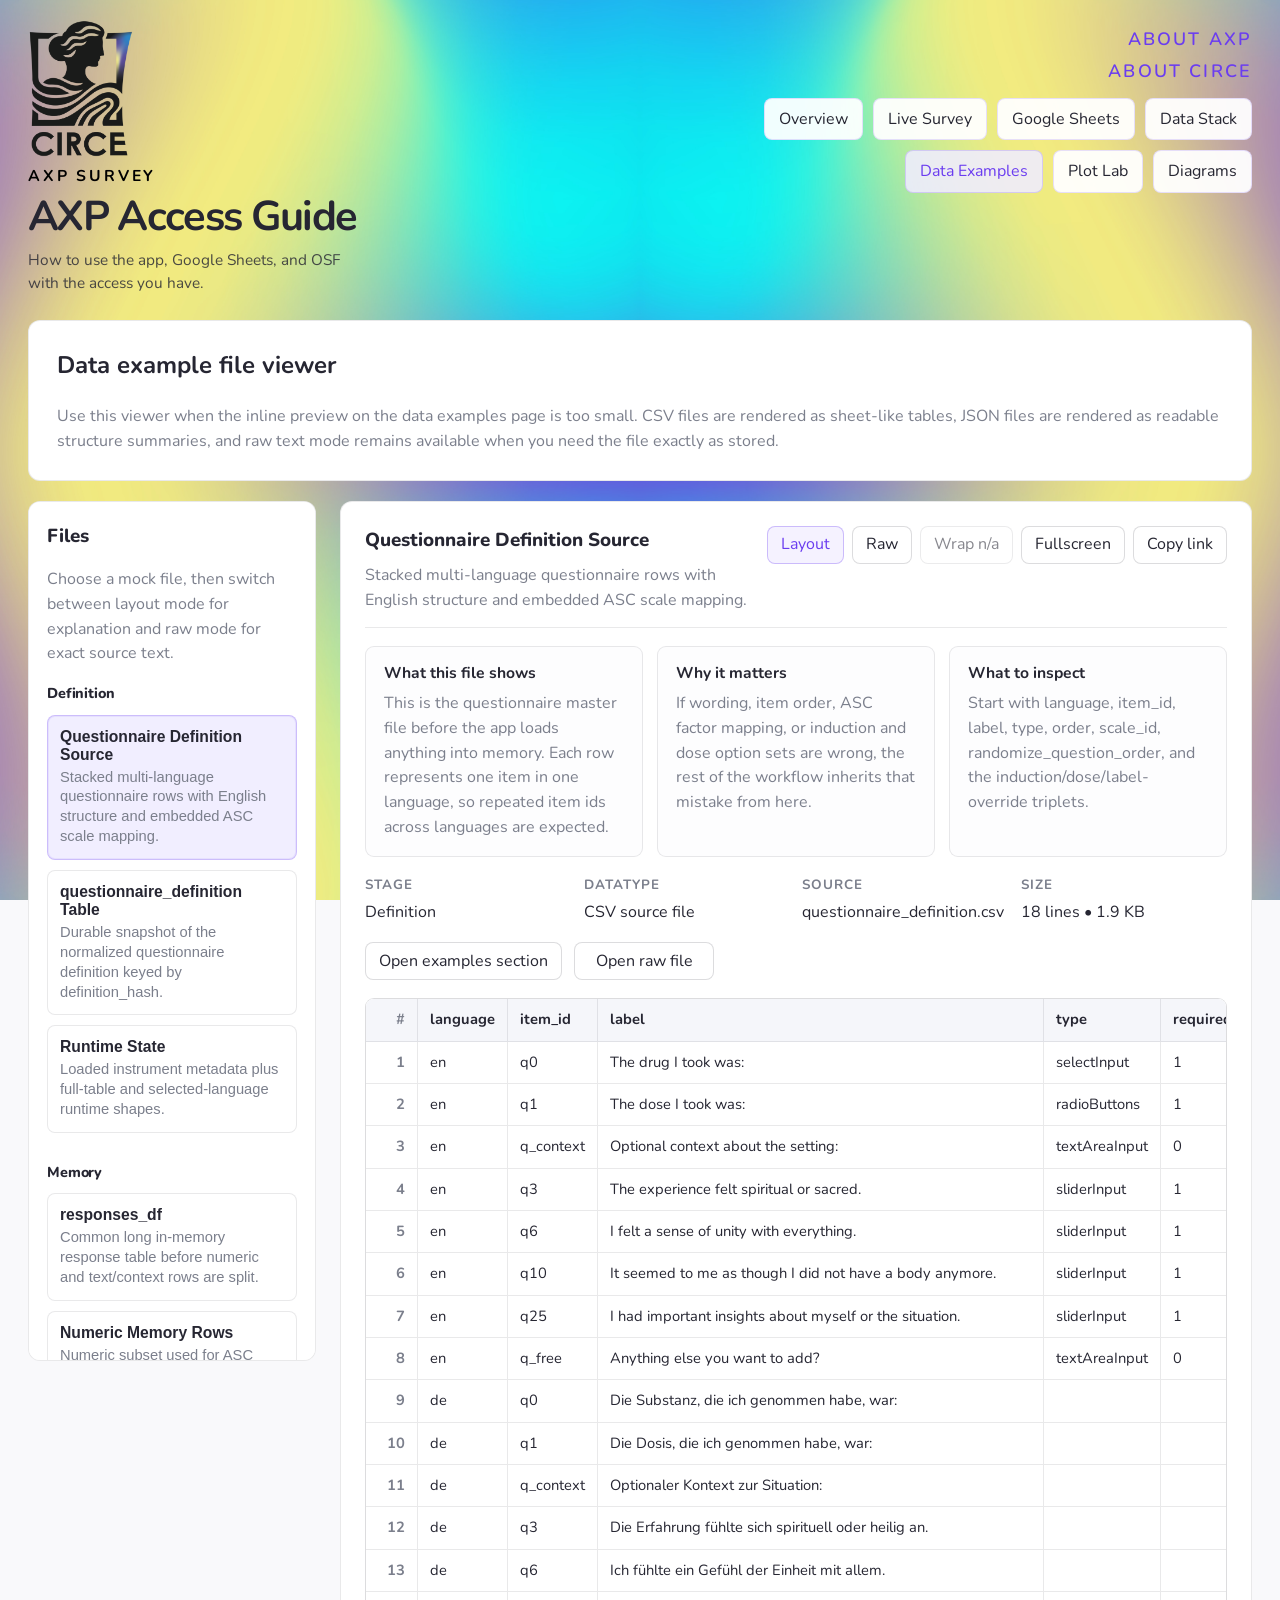
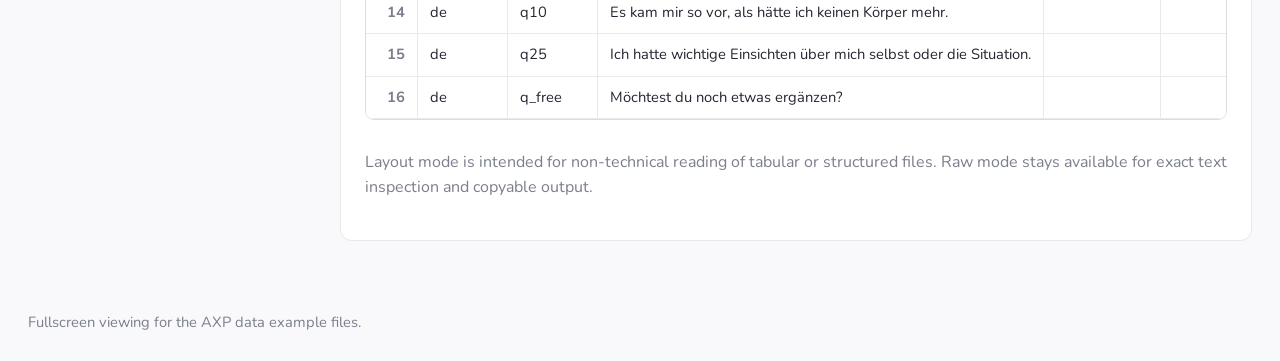
<file: docs/file-viewer.html>
<!DOCTYPE html>
<html lang="en">
<head>
  <meta charset="UTF-8" />
  <meta name="viewport" content="width=device-width, initial-scale=1.0" />
  <title>File Viewer | AXP Access Guide</title>
  <link rel="stylesheet" href="assets/site.css" />
</head>
<body class="site-page viewer-page">
  <header class="site-header">
    <div class="header-inner">
      <a class="brand" href="index.html">
        <img class="brand-logo" src="assets/circe-logo.png" alt="Circe logo" />
        <span class="brand-eyebrow">AXP survey</span>
        <strong>AXP Access Guide</strong>
        <span class="brand-subtitle">How to use the app, Google Sheets, and OSF with the access you have.</span>
      </a>
      <div class="header-side">
        <div class="app-links">
          <a class="app-link" href="https://osf.io/c3zq5/overview" target="_blank" rel="noopener noreferrer">About AXP</a>
          <a class="app-link" href="https://circe-science.com/" target="_blank" rel="noopener noreferrer">About Circe</a>
        </div>
        <nav class="top-nav" aria-label="Primary">
          <a href="index.html">Overview</a>
          <a href="value-lifecycle.html">Live Survey</a>
          <a href="questionnaire-edits.html">Google Sheets</a>
          <a href="data-stack.html">Data Stack</a>
          <a class="active" href="data-examples.html">Data Examples</a>
          <a href="peer-plot-lab.html">Plot Lab</a>
          <a href="diagrams.html">Diagrams</a>
        </nav>
      </div>
    </div>
  </header>

  <main class="page-shell viewer-page">
    <section class="viewer-shell">
      <div class="panel viewer-intro">
        <h1>Data example file viewer</h1>
        <p class="viewer-description">Use this viewer when the inline preview on the data examples page is too small. CSV files are rendered as sheet-like tables, JSON files are rendered as readable structure summaries, and raw text mode remains available when you need the file exactly as stored.</p>
      </div>

      <div class="viewer-layout">
        <aside class="viewer-nav">
          <header>
            <h2>Files</h2>
            <p class="viewer-description">Choose a mock file, then switch between layout mode for explanation and raw mode for exact source text.</p>
          </header>
          <div id="file-nav-list" class="nav-list"></div>
        </aside>

        <section class="viewer-main">
          <div class="viewer-toolbar">
            <div class="viewer-toolbar-copy">
              <h2 id="file-title">Loading file...</h2>
              <p id="file-description" class="viewer-description"></p>
            </div>
            <div class="viewer-controls viewer-controls--toolbar">
              <button id="btn-file-layout" class="button" type="button">Layout</button>
              <button id="btn-file-raw" class="button" type="button">Raw</button>
              <button id="btn-file-wrap" class="button" type="button">Wrap off</button>
              <button id="btn-file-fullscreen" class="button" type="button">Fullscreen</button>
              <button id="btn-file-copy-link" class="button" type="button">Copy link</button>
            </div>
          </div>

          <section class="viewer-briefs" aria-label="File explanation">
            <article class="viewer-brief">
              <h3>What this file shows</h3>
              <p id="file-what"></p>
            </article>
            <article class="viewer-brief">
              <h3>Why it matters</h3>
              <p id="file-why"></p>
            </article>
            <article class="viewer-brief">
              <h3>What to inspect</h3>
              <p id="file-inspect"></p>
            </article>
          </section>

          <div class="viewer-meta">
            <div class="viewer-meta-item">
              <span class="meta-key">Stage</span>
              <span id="file-category"></span>
            </div>
            <div class="viewer-meta-item">
              <span class="meta-key">Datatype</span>
              <span id="file-datatype"></span>
            </div>
            <div class="viewer-meta-item">
              <span class="meta-key">Source</span>
              <span id="file-source"></span>
            </div>
            <div class="viewer-meta-item">
              <span class="meta-key">Size</span>
              <span id="file-stats"></span>
            </div>
          </div>

          <div class="viewer-actions">
            <a id="link-file-related" class="button-link" href="data-examples.html">Open examples section</a>
            <a id="link-file-raw" class="button-link" href="mock-data/">Open raw file</a>
          </div>

          <div id="file-viewer-shell" class="file-viewer-shell">
            <div id="file-viewer-stage" class="file-viewer-stage"></div>
          </div>

          <p class="file-viewer-note">Layout mode is intended for non-technical reading of tabular or structured files. Raw mode stays available for exact text inspection and copyable output.</p>
        </section>
      </div>
    </section>
  </main>

  <footer class="footer">
    <div class="footer-inner">Fullscreen viewing for the AXP data example files.</div>
  </footer>

  <script type="module" src="assets/file-viewer.js"></script>
</body>
</html>
</file>
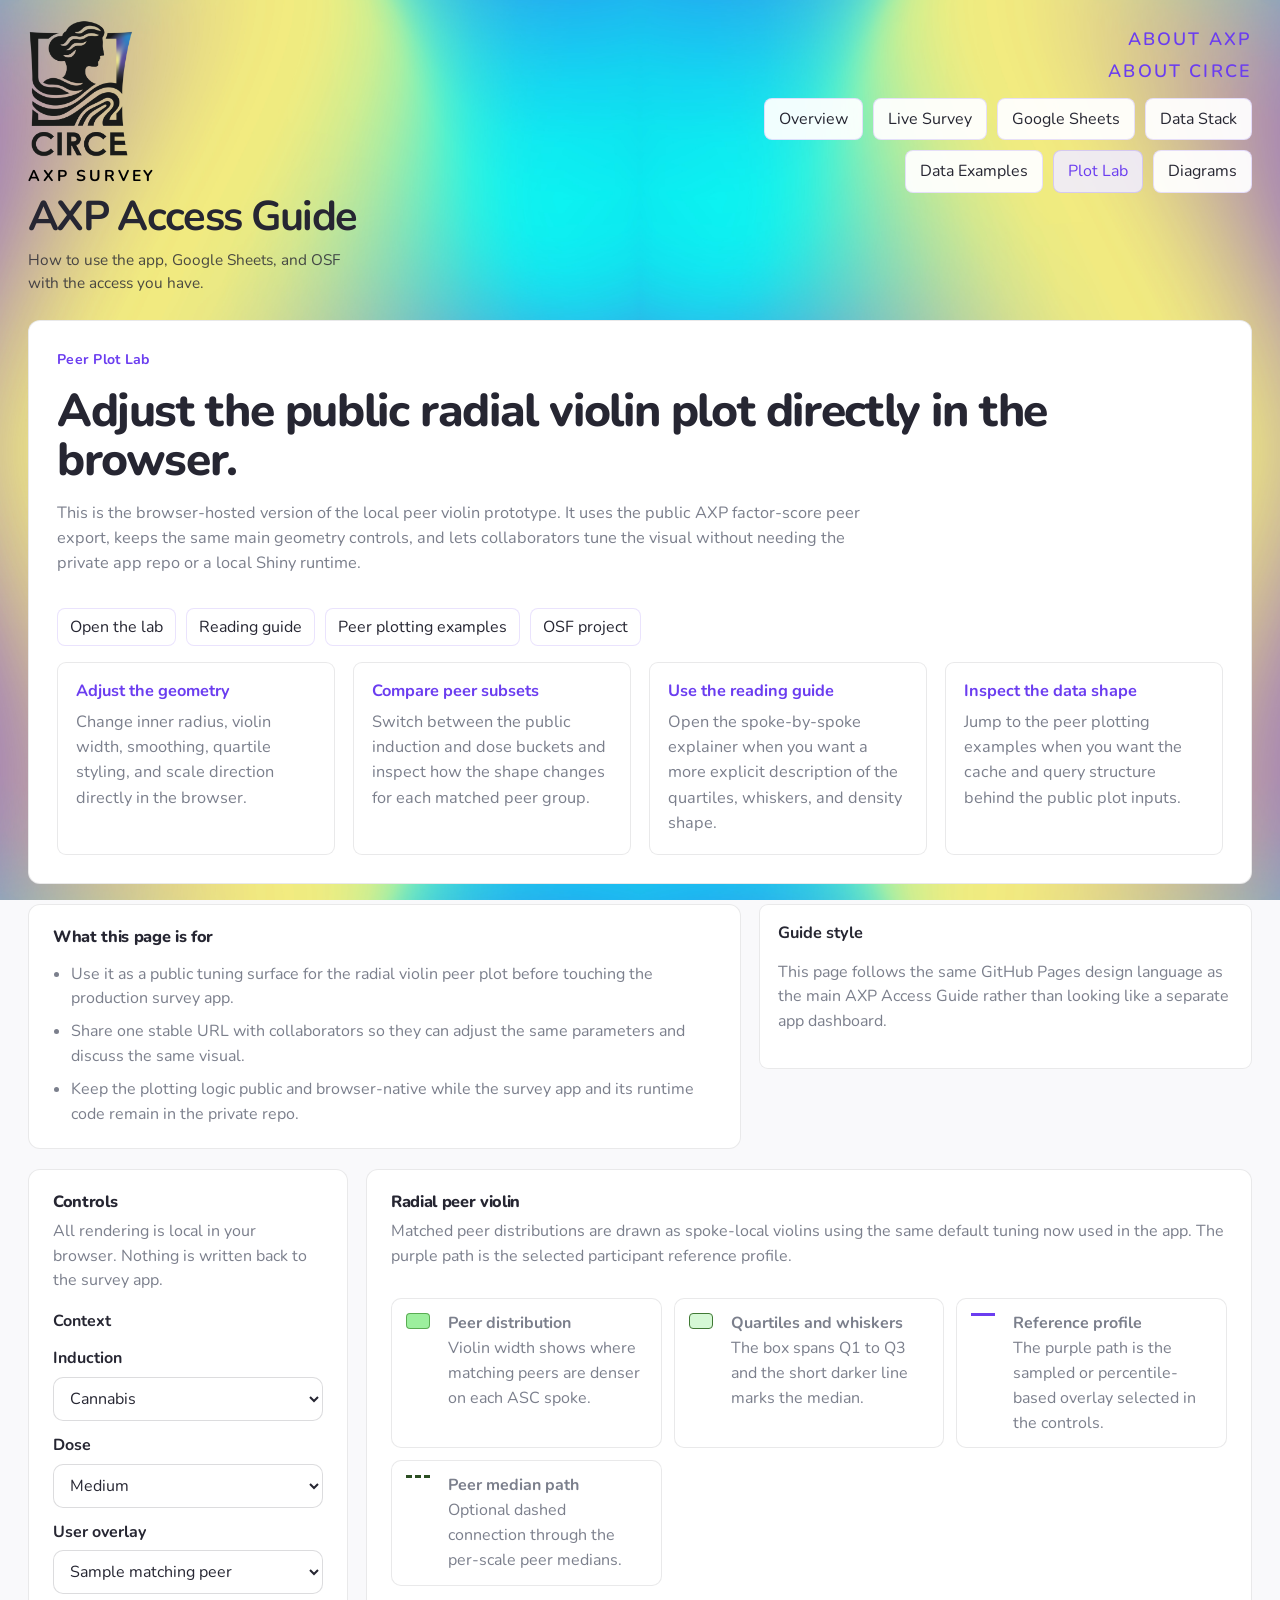
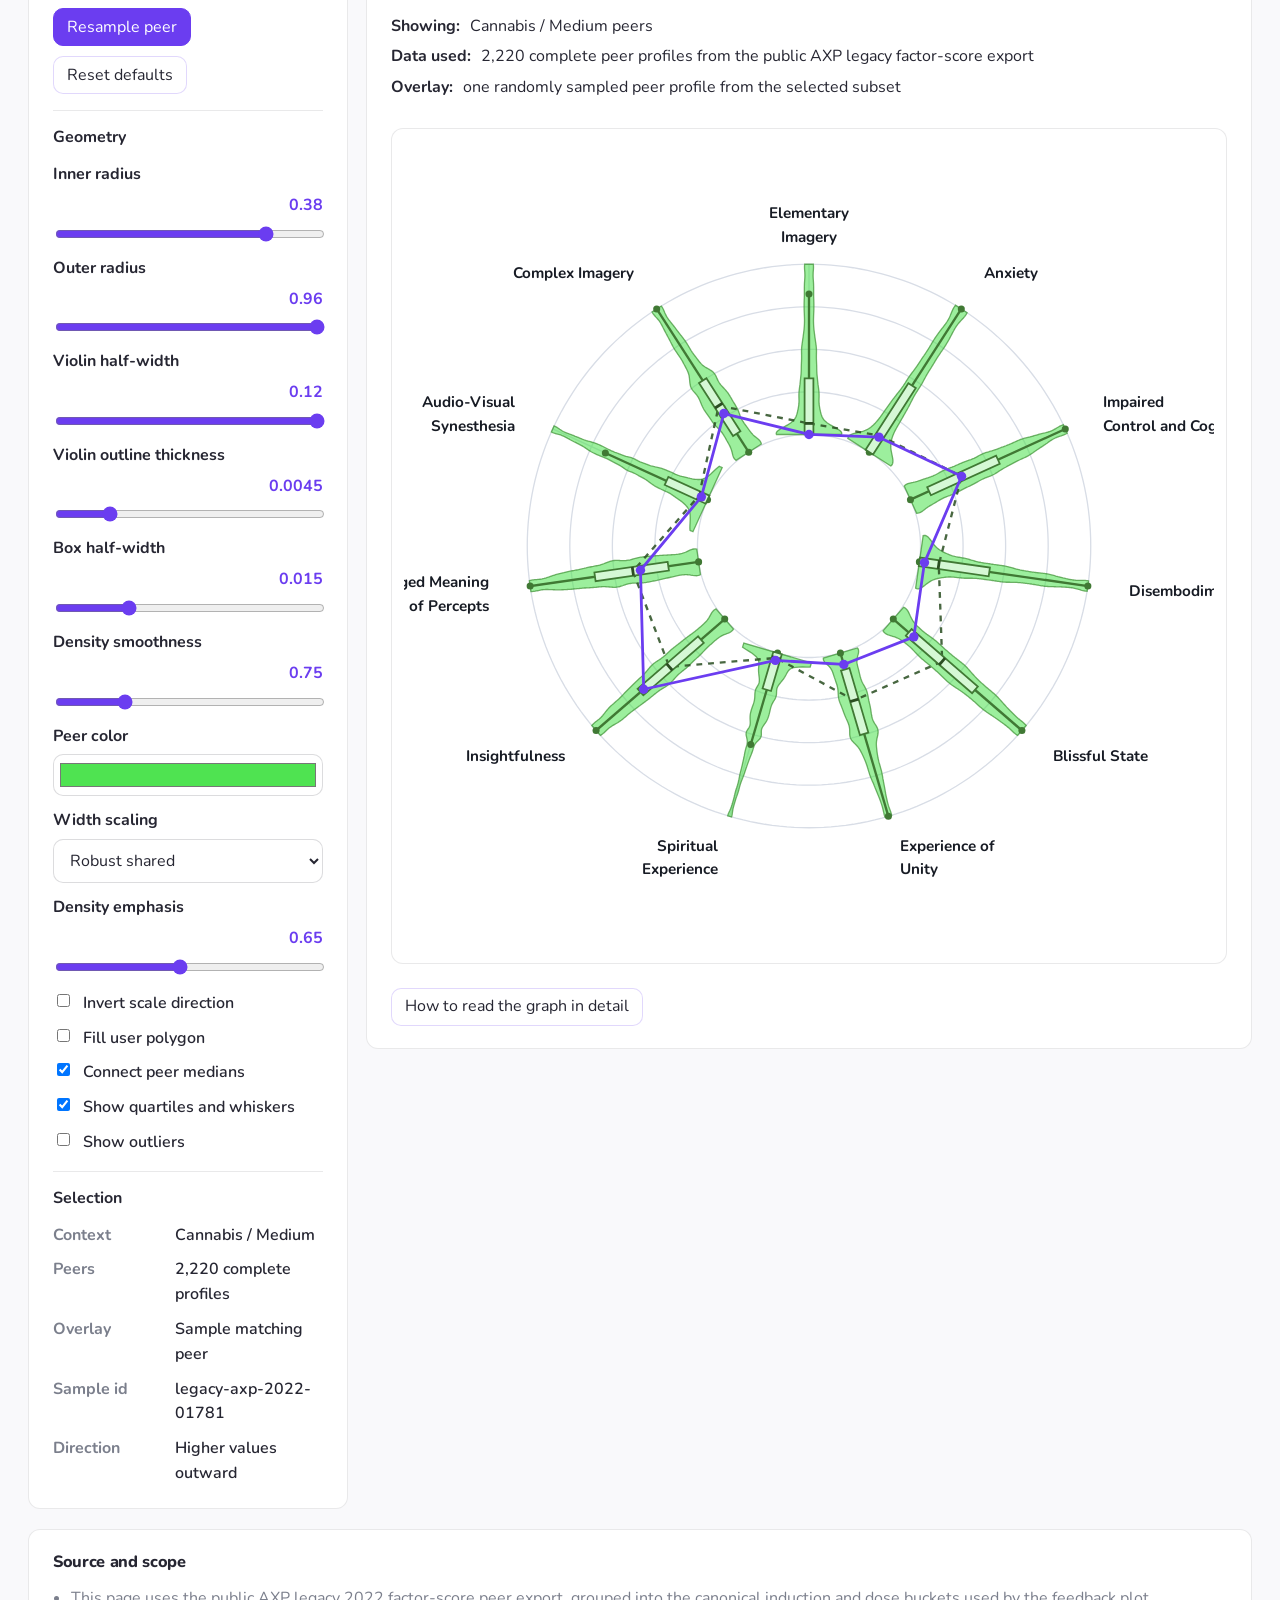
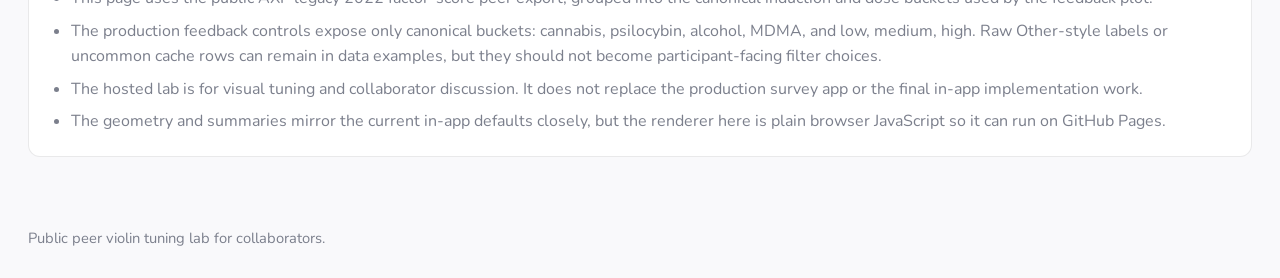
<file: docs/peer-plot-lab.html>
<!DOCTYPE html>
<html lang="en">
<head>
  <meta charset="UTF-8" />
  <meta name="viewport" content="width=device-width, initial-scale=1.0" />
  <title>Peer Plot Lab | AXP Access Guide</title>
  <link rel="stylesheet" href="assets/site.css" />
  <link rel="stylesheet" href="assets/peer-plot-lab.css" />
</head>
<body class="site-page plot-lab-page">
  <header class="site-header">
    <div class="header-inner">
      <a class="brand" href="index.html">
        <img class="brand-logo" src="assets/circe-logo.png" alt="Circe logo" />
        <span class="brand-eyebrow">AXP survey</span>
        <strong>AXP Access Guide</strong>
        <span class="brand-subtitle">How to use the app, Google Sheets, and OSF with the access you have.</span>
      </a>
      <div class="header-side">
        <div class="app-links">
          <a class="app-link" href="https://osf.io/c3zq5/overview" target="_blank" rel="noopener noreferrer">About AXP</a>
          <a class="app-link" href="https://circe-science.com/" target="_blank" rel="noopener noreferrer">About Circe</a>
        </div>
        <nav class="top-nav" data-nav aria-label="Primary">
          <a href="index.html">Overview</a>
          <a href="value-lifecycle.html">Live Survey</a>
          <a href="questionnaire-edits.html">Google Sheets</a>
          <a href="data-stack.html">Data Stack</a>
          <a href="data-examples.html">Data Examples</a>
          <a href="peer-plot-lab.html">Plot Lab</a>
          <a href="diagrams.html">Diagrams</a>
        </nav>
      </div>
    </div>
  </header>

  <main class="site-shell">
    <section class="hero">
      <div class="kicker">Peer Plot Lab</div>
      <h1>Adjust the public radial violin plot directly in the browser.</h1>
      <p>This is the browser-hosted version of the local peer violin prototype. It uses the public AXP factor-score peer export, keeps the same main geometry controls, and lets collaborators tune the visual without needing the private app repo or a local Shiny runtime.</p>
      <div class="jump-links">
        <a href="#plot-lab">Open the lab</a>
        <a href="#reading-guide">Reading guide</a>
        <a href="data-examples.html#peer-cache">Peer plotting examples</a>
        <a href="https://osf.io/c3zq5/overview" target="_blank" rel="noopener noreferrer">OSF project</a>
      </div>
      <div class="hero-actions">
        <a class="quick-link" href="#plot-lab">
          <h2>Adjust the geometry</h2>
          <p>Change inner radius, violin width, smoothing, quartile styling, and scale direction directly in the browser.</p>
        </a>
        <a class="quick-link" href="#plot-lab">
          <h2>Compare peer subsets</h2>
          <p>Switch between the public induction and dose buckets and inspect how the shape changes for each matched peer group.</p>
        </a>
        <a class="quick-link" href="#reading-guide">
          <h2>Use the reading guide</h2>
          <p>Open the spoke-by-spoke explainer when you want a more explicit description of the quartiles, whiskers, and density shape.</p>
        </a>
        <a class="quick-link" href="data-examples.html#peer-cache">
          <h2>Inspect the data shape</h2>
          <p>Jump to the peer plotting examples when you want the cache and query structure behind the public plot inputs.</p>
        </a>
      </div>
    </section>

    <section class="two-col section">
      <article class="panel">
        <h2 class="section-title">What this page is for</h2>
        <ul class="plain-list">
          <li>Use it as a public tuning surface for the radial violin peer plot before touching the production survey app.</li>
          <li>Share one stable URL with collaborators so they can adjust the same parameters and discuss the same visual.</li>
          <li>Keep the plotting logic public and browser-native while the survey app and its runtime code remain in the private repo.</li>
        </ul>
      </article>

      <aside class="note-card">
        <h3>Guide style</h3>
        <p>This page follows the same GitHub Pages design language as the main AXP Access Guide rather than looking like a separate app dashboard.</p>
      </aside>
    </section>

    <section class="lab-layout" id="plot-lab">
      <aside class="panel controls-panel">
        <div class="lab-heading">
          <h2 class="section-title">Controls</h2>
          <p class="plot-note">All rendering is local in your browser. Nothing is written back to the survey app.</p>
        </div>

        <section class="control-block">
          <h3>Context</h3>
          <div class="field-grid">
            <label class="field-row">
              <span>Induction</span>
              <select id="induction-select"></select>
            </label>
            <label class="field-row">
              <span>Dose</span>
              <select id="dose-select"></select>
            </label>
            <label class="field-row">
              <span>User overlay</span>
              <select id="user-mode-select">
                <option value="sample_peer">Sample matching peer</option>
                <option value="median">Median profile</option>
                <option value="p75">75th percentile profile</option>
                <option value="p25">25th percentile profile</option>
              </select>
            </label>
          </div>
          <div class="button-row">
            <button id="resample-peer-button" type="button" class="button-link primary button-inline">Resample peer</button>
            <button id="reset-defaults-button" type="button" class="button-link button-inline">Reset defaults</button>
          </div>
        </section>

        <section class="control-block">
          <h3>Geometry</h3>
          <div class="field-grid">
            <label class="range-row">
              <span>Inner radius</span>
              <output for="inner-radius-range" id="inner-radius-value"></output>
              <input id="inner-radius-range" type="range" min="0.10" max="0.45" step="0.01" value="0.38" />
            </label>
            <label class="range-row">
              <span>Outer radius</span>
              <output for="outer-radius-range" id="outer-radius-value"></output>
              <input id="outer-radius-range" type="range" min="0.72" max="0.96" step="0.01" value="0.96" />
            </label>
            <label class="range-row">
              <span>Violin half-width</span>
              <output for="violin-half-width-range" id="violin-half-width-value"></output>
              <input id="violin-half-width-range" type="range" min="0.02" max="0.12" step="0.002" value="0.12" />
            </label>
            <label class="range-row">
              <span>Violin outline thickness</span>
              <output for="violin-outline-width-range" id="violin-outline-width-value"></output>
              <input id="violin-outline-width-range" type="range" min="0.0010" max="0.0200" step="0.0005" value="0.0045" />
            </label>
            <label class="range-row">
              <span>Box half-width</span>
              <output for="box-half-width-range" id="box-half-width-value"></output>
              <input id="box-half-width-range" type="range" min="0.008" max="0.035" step="0.001" value="0.015" />
            </label>
            <label class="range-row">
              <span>Density smoothness</span>
              <output for="density-adjust-range" id="density-adjust-value"></output>
              <input id="density-adjust-range" type="range" min="0.35" max="2.00" step="0.05" value="0.75" />
            </label>
            <label class="field-row">
              <span>Peer color</span>
              <input id="peer-color-input" type="color" value="#4fe351" />
            </label>
            <label class="field-row">
              <span>Width scaling</span>
              <select id="width-mode-select">
                <option value="per_scale">Per-scale shape</option>
                <option value="robust_global" selected>Robust shared</option>
                <option value="global_raw">Raw shared</option>
              </select>
            </label>
            <label class="range-row">
              <span>Density emphasis</span>
              <output for="density-exponent-range" id="density-exponent-value"></output>
              <input id="density-exponent-range" type="range" min="0.35" max="1.00" step="0.05" value="0.65" />
            </label>
          </div>
          <div class="toggle-grid">
            <label><input id="invert-scale-checkbox" type="checkbox" /> Invert scale direction</label>
            <label><input id="show-user-fill-checkbox" type="checkbox" /> Fill user polygon</label>
            <label><input id="show-peer-median-checkbox" type="checkbox" checked /> Connect peer medians</label>
            <label><input id="show-quartiles-checkbox" type="checkbox" checked /> Show quartiles and whiskers</label>
            <label><input id="show-outliers-checkbox" type="checkbox" /> Show outliers</label>
          </div>
        </section>

        <section class="control-block">
          <h3>Selection</h3>
          <dl class="selection-list" id="selection-summary"></dl>
        </section>
      </aside>

      <section class="panel plot-panel">
        <div class="lab-heading">
          <h2 class="section-title">Radial peer violin</h2>
          <p class="plot-note">Matched peer distributions are drawn as spoke-local violins using the same default tuning now used in the app. The purple path is the selected participant reference profile.</p>
        </div>

        <div class="legend-grid" id="plot-legend"></div>
        <div class="meta-list" id="plot-meta"></div>

        <div class="plot-shell">
          <svg id="peer-plot-svg" viewBox="-1.38 -1.38 2.76 2.76" role="img" aria-label="Radial violin plot"></svg>
        </div>

        <div class="button-row button-row-tight">
          <button id="toggle-guide-button" type="button" class="button-link button-inline">How to read the graph in detail</button>
        </div>

        <section class="guide-shell" id="reading-guide" hidden>
          <div class="guide-copy">
            <h3>Reading guide</h3>
            <p>The explainer below shows one spoke in isolation. In the full chart, that same structure repeats around the circle once for each ASC factor.</p>
            <ul class="plain-list guide-list">
              <li>The colored violin shape shows where matching peers are concentrated for one factor.</li>
              <li>The box marks the interquartile range from Q1 to Q3, and the short darker line marks the median.</li>
              <li>The purple profile is a reference overlay: either one sampled peer, the median profile, or one of the percentile profiles.</li>
              <li>When <strong>Invert scale direction</strong> is enabled, higher values move closer to the center instead of farther away.</li>
            </ul>
          </div>
          <div class="guide-figure-shell">
            <img id="guide-plot-image" src="assets/peer-plot-guides/guide-preview.png" alt="How to read the violin plot" />
          </div>
        </section>
      </section>
    </section>

    <section class="section">
      <div class="panel">
        <h2 class="section-title">Source and scope</h2>
        <ul class="plain-list">
          <li>This page uses the public AXP legacy 2022 factor-score peer export, grouped into the canonical induction and dose buckets used by the feedback plot.</li>
          <li>The production feedback controls expose only canonical buckets: cannabis, psilocybin, alcohol, MDMA, and low, medium, high. Raw Other-style labels or uncommon cache rows can remain in data examples, but they should not become participant-facing filter choices.</li>
          <li>The hosted lab is for visual tuning and collaborator discussion. It does not replace the production survey app or the final in-app implementation work.</li>
          <li>The geometry and summaries mirror the current in-app defaults closely, but the renderer here is plain browser JavaScript so it can run on GitHub Pages.</li>
        </ul>
      </div>
    </section>
  </main>

  <footer class="footer">
    <div class="footer-inner">Public peer violin tuning lab for collaborators.</div>
  </footer>

  <script type="module" src="assets/peer-plot-lab.js"></script>
</body>
</html>
</file>
<file: docs/assets/site.css>
@import url('https://fonts.googleapis.com/css2?family=Nunito:wght@400;600;700;800&display=swap');

:root {
  --accent: #6b3df0;
  --accent-soft: rgba(240, 236, 255, 0.88);
  --accent-soft-strong: rgba(107, 61, 240, 0.16);
  --text: #262632;
  --muted: #7b7f8c;
  --border: rgba(38, 38, 50, 0.1);
  --border-strong: rgba(38, 38, 50, 0.16);
  --bg: #f9f9fb;
  --card: #ffffff;
  --surface: #ffffff;
  --surface-strong: #ffffff;
  --page-tint: rgba(249, 249, 251, 0.94);
  --background-key: #44e1d8;
  --background-deep: #1ed3ca;
  --danger: #b00020;
  --shadow: none;
  --shadow-soft: none;
  --focus: rgba(107, 61, 240, 0.2);
  --radius-lg: 12px;
  --radius-md: 9px;
  --radius-sm: 8px;
  --max-width: 1520px;
  --section-gap: 26px;
}

*,
*::before,
*::after {
  box-sizing: border-box;
}

html {
  scroll-behavior: smooth;
}

body {
  margin: 0;
  min-height: 100vh;
  color: var(--text);
  font-family: 'Nunito', sans-serif;
  line-height: 1.55;
  background-color: var(--bg);
}

body::before,
body::after {
  content: '';
  position: fixed;
  inset: 0;
  pointer-events: none;
}

body::before {
  background-color: var(--bg);
  background-image: url('circe-bg-mirror2x2-v2.jpg');
  background-repeat: no-repeat;
  background-position: center center;
  background-size: cover;
  z-index: 0;
}

body::after {
  display: none;
}

a {
  color: var(--accent);
  text-decoration: none;
}

a:hover {
  text-decoration: underline;
}

a:focus-visible,
button:focus-visible {
  outline: 3px solid var(--focus);
  outline-offset: 2px;
}

img,
svg {
  max-width: 100%;
}

.site-header {
  position: relative;
  z-index: 20;
  border-bottom: 0;
  background: transparent;
}

.header-inner,
.page-shell,
.site-shell,
.footer-inner {
  width: min(var(--max-width), calc(100% - 56px));
  margin: 0 auto;
}

.header-inner {
  display: grid;
  grid-template-columns: minmax(0, 1fr) auto;
  align-items: start;
  gap: 36px;
  padding: 28px 0 18px;
}

.brand {
  display: flex;
  flex-direction: column;
  min-width: 0;
  color: var(--text);
  text-decoration: none;
  max-width: 520px;
}

.brand-logo {
  display: block;
  width: min(118px, 28vw);
  height: auto;
  margin: 0 0 10px;
}

.brand-eyebrow {
  display: block;
  margin: -4px 0 6px;
  text-transform: uppercase;
  font-size: 0.98rem;
  letter-spacing: 0.18em;
  color: #000000;
  font-weight: 700;
}

.brand strong {
  font-size: clamp(1.95rem, 4vw, 2.95rem);
  line-height: 1.04;
  font-weight: 700;
  letter-spacing: -0.04em;
}

.brand-subtitle {
  display: block;
  margin-top: 10px;
  color: rgba(38, 38, 50, 0.82);
  font-size: 1rem;
  line-height: 1.5;
  max-width: 34rem;
}

.home-page .brand-logo {
  width: min(132px, 34vw);
}

.home-page .brand strong {
  font-size: clamp(2.2rem, 4.8vw, 3.4rem);
}

.site-page .header-inner {
  padding-top: 20px;
}

.site-page .brand-logo {
  width: min(106px, 24vw);
}

.site-page .brand strong {
  font-size: clamp(1.8rem, 3.5vw, 2.6rem);
}

.site-page .brand-subtitle {
  font-size: 0.96rem;
}

.header-side {
  display: flex;
  flex-direction: column;
  align-items: flex-end;
  gap: 12px;
  margin-left: auto;
  padding-top: 6px;
  width: min(620px, 100%);
}

.app-links {
  display: flex;
  flex-direction: column;
  align-items: flex-end;
  gap: 4px;
}

.app-link {
  color: var(--accent);
  font-size: clamp(0.98rem, 1.5vw, 1.12rem);
  letter-spacing: 0.12em;
  text-transform: uppercase;
  font-weight: 600;
}

.app-link:hover {
  color: #5b2fe0;
  text-decoration: none;
}

.top-nav {
  display: flex;
  flex-wrap: wrap;
  justify-content: flex-end;
  gap: 10px;
  width: min(620px, 100%);
}

.top-nav a {
  display: inline-flex;
  align-items: center;
  justify-content: center;
  min-height: 40px;
  padding: 8px 14px;
  border-radius: var(--radius-sm);
  color: var(--text);
  border: 1px solid rgba(107, 61, 240, 0.16);
  background: rgba(255, 255, 255, 0.94);
  box-shadow: none;
}

.top-nav a[aria-current="page"],
.top-nav a.active {
  background: var(--accent-soft);
  border-color: rgba(107, 61, 240, 0.2);
  color: var(--accent);
  text-decoration: none;
}

.page-shell,
.site-shell {
  position: relative;
  z-index: 1;
  padding: 8px 0 52px;
  display: grid;
  grid-template-columns: minmax(0, 1fr);
  gap: var(--section-gap);
  align-content: start;
}

.page-shell > *,
.site-shell > * {
  min-width: 0;
}

.hero,
.panel,
.diagram-card,
.callout,
.step-card,
.note-card,
.quick-link {
  background: var(--surface);
  border: 1px solid var(--border);
  box-shadow: var(--shadow-soft);
}

.hero {
  padding: 28px;
  border-radius: var(--radius-lg);
  margin-bottom: 0;
  display: grid;
  gap: 16px;
}

.hero h1 {
  margin: 0;
  font-size: clamp(1.95rem, 3.6vw, 3rem);
  line-height: 1.06;
  font-weight: 800;
  letter-spacing: -0.03em;
}

.hero p {
  margin: 0;
  max-width: 52rem;
  color: var(--muted);
  font-size: 1.02rem;
}

.hero-actions,
.card-grid,
.diagram-grid,
.two-col {
  display: grid;
  gap: 18px;
}

.hero,
.panel,
.section,
.hero-actions,
.card-grid,
.diagram-grid,
.two-col,
.detail-grid,
.file-stack,
.detail-card,
.file-card,
.figure-shell,
.table-wrap,
.jump-links,
.viewer-layout,
.viewer-main,
.viewer-nav {
  min-width: 0;
}

.hero-actions {
  margin-top: 0;
  grid-template-columns: repeat(auto-fit, minmax(230px, 1fr));
}

.card-grid,
.diagram-grid {
  grid-template-columns: repeat(auto-fit, minmax(250px, 1fr));
}

.two-col {
  grid-template-columns: 1.3fr 0.9fr;
  align-items: start;
}

.quick-link,
.step-card,
.note-card,
.diagram-card {
  display: block;
  padding: 18px;
  border-radius: var(--radius-md);
  background: var(--surface-strong);
}

.quick-link:hover,
.button-link:hover {
  text-decoration: none;
}

.quick-link h2,
.panel h2,
.step-card h3,
.diagram-card h3,
.note-card h3 {
  margin: 0 0 8px;
  font-size: 1.02rem;
  line-height: 1.25;
}

.quick-link p,
.step-card p,
.diagram-card p,
.note-card p,
.panel p,
.panel li {
  color: var(--muted);
}

.section {
  margin-top: 0;
}

.section-title {
  margin: 0 0 12px;
  font-size: 1.45rem;
  line-height: 1.15;
  font-weight: 800;
  letter-spacing: -0.02em;
}

.panel {
  padding: 22px 24px;
  border-radius: var(--radius-lg);
}

.panel > :first-child {
  margin-top: 0;
}

.panel > :last-child {
  margin-bottom: 0;
}

.callout {
  padding: 22px 20px;
  border-radius: var(--radius-md);
  background: var(--surface-strong);
  border: 1px solid var(--border-strong);
  border-left: 4px solid var(--accent);
}

.callout strong {
  display: block;
  margin-bottom: 6px;
  color: var(--text);
}

.kicker {
  margin: 0;
  font-size: 0.88rem;
  font-weight: 700;
  letter-spacing: 0.02em;
  text-transform: none;
  color: var(--accent);
}

.step-list {
  list-style: none;
  padding: 0;
  margin: 18px 0 0;
  display: grid;
  gap: 16px;
}

.step-list li {
  display: grid;
  grid-template-columns: 30px 1fr;
  gap: 12px;
  align-items: start;
}

.step-num {
  width: 30px;
  height: 30px;
  display: inline-grid;
  place-items: center;
  border-radius: 50%;
  background: var(--accent-soft);
  border: 1px solid rgba(107, 61, 240, 0.18);
  color: var(--accent);
  font-weight: 800;
  font-size: 0.92rem;
}

.check-list,
.plain-list {
  margin: 14px 0 0;
  padding-left: 18px;
}

.check-list li + li,
.plain-list li + li {
  margin-top: 8px;
}

.table-wrap {
  overflow-x: auto;
  margin-top: 14px;
}

table {
  width: 100%;
  border-collapse: collapse;
  font-size: 0.96rem;
}

th,
td {
  padding: 12px 10px;
  border-bottom: 1px solid var(--border);
  text-align: left;
  vertical-align: top;
}

th {
  background: rgba(240, 236, 255, 0.45);
  color: var(--text);
  font-weight: 700;
}

code,
pre {
  font-family: Consolas, 'SFMono-Regular', Monaco, monospace;
}

code {
  padding: 2px 6px;
  border-radius: 6px;
  background: rgba(240, 236, 255, 0.72);
  color: var(--text);
  overflow-wrap: anywhere;
}

pre {
  margin: 14px 0 0;
  max-width: 100%;
  overflow-x: auto;
  white-space: pre;
  padding: 14px 16px;
  border: 1px solid var(--border);
  border-radius: var(--radius-sm);
  background: rgba(255, 255, 255, 0.94);
  color: var(--text);
  font-size: 0.92rem;
  line-height: 1.5;
}

pre code {
  display: block;
  width: max-content;
  min-width: 100%;
  padding: 0;
  border-radius: 0;
  background: transparent;
  overflow-wrap: normal;
}

.figure-shell {
  position: relative;
  margin-top: 14px;
  border: 1px solid var(--border);
  border-radius: var(--radius-md);
  background: rgba(255, 255, 255, 0.99);
  padding: 16px;
  overflow: auto;
}

.figure-shell::before {
  display: none;
}

.figure-shell > * {
  position: relative;
}

.figure-actions {
  display: flex;
  flex-wrap: wrap;
  gap: 10px;
  margin-top: 12px;
}

.button-link,
.button {
  display: inline-flex;
  align-items: center;
  justify-content: center;
  min-height: 38px;
  padding: 0 13px;
  border: 1px solid var(--border-strong);
  border-radius: var(--radius-sm);
  background: rgba(255, 255, 255, 0.96);
  color: var(--text);
  font: inherit;
  cursor: pointer;
  transition: border-color 140ms ease, background-color 140ms ease, color 140ms ease;
}

.button-link:hover,
.button:hover {
  border-color: rgba(107, 61, 240, 0.3);
  background: rgba(240, 236, 255, 0.45);
}

.button-link.primary,
.button.primary {
  background: var(--accent);
  color: #fff;
  border-color: var(--accent);
}

.button-link.primary:hover,
.button.primary:hover {
  background: #5b2fe0;
  border-color: #5b2fe0;
}

.status-note {
  color: var(--muted);
  font-size: 0.95rem;
}

.figure-shell .status-note {
  padding: 16px 18px;
}

.mermaid svg,
.viewer-stage svg {
  max-width: 100%;
  height: auto;
  background: transparent !important;
}

.footer {
  position: relative;
  z-index: 1;
  border-top: 0;
  background: transparent;
}

.footer-inner {
  padding: 18px 0 28px;
  color: var(--muted);
  font-size: 0.92rem;
}

.caption {
  color: var(--muted);
  font-size: 0.95rem;
  line-height: 1.4;
}

.viewer-shell {
  display: grid;
  gap: 20px;
}

.viewer-intro {
  padding: 26px 28px;
  border-radius: var(--radius-lg);
}

.viewer-layout {
  display: grid;
  grid-template-columns: 288px minmax(0, 1fr);
  gap: 24px;
}

.viewer-nav,
.viewer-main {
  background: var(--surface);
  border: 1px solid var(--border);
  border-radius: var(--radius-lg);
  box-shadow: var(--shadow);
}

.viewer-nav {
  padding: 20px 18px;
  position: sticky;
  top: 18px;
  align-self: start;
  max-height: calc(100vh - 40px);
  overflow: auto;
}

.viewer-nav header {
  margin-bottom: 14px;
}

.viewer-nav h2,
.viewer-main h2 {
  margin: 0;
  font-size: 1.18rem;
  font-weight: 800;
}

.viewer-main {
  padding: 24px;
  display: grid;
  gap: 18px;
}

.viewer-toolbar {
  display: grid;
  grid-template-columns: minmax(0, 1fr) auto;
  align-items: start;
  gap: 18px;
  margin: 0;
  padding-bottom: 14px;
  border-bottom: 1px solid var(--border);
}

.viewer-toolbar h2 {
  margin: 0;
}

.viewer-toolbar-copy {
  min-width: 0;
}

.viewer-toolbar-copy .viewer-description {
  margin: 8px 0 0;
  max-width: none;
}

.viewer-meta,
.viewer-actions {
  display: grid;
  gap: 12px;
}

.viewer-briefs {
  display: grid;
  grid-template-columns: repeat(3, minmax(0, 1fr));
  gap: 14px;
  margin: 0;
}

.viewer-brief {
  border: 1px solid var(--border);
  border-radius: var(--radius-md);
  background: #fdfdfe;
  padding: 16px 18px;
}

.viewer-brief h3 {
  margin: 0 0 8px;
  font-size: 0.98rem;
  line-height: 1.3;
}

.viewer-brief p {
  margin: 0;
  color: var(--muted);
}

.viewer-meta {
  grid-template-columns: repeat(auto-fit, minmax(160px, 1fr));
  margin: 0;
}

.viewer-meta-item {
  min-width: 0;
}

.meta-key {
  display: block;
  margin-bottom: 4px;
  color: var(--muted);
  font-size: 0.84rem;
  font-weight: 700;
  text-transform: uppercase;
  letter-spacing: 0.08em;
}

.viewer-description,
.viewer-related-note,
.viewer-hint {
  color: var(--muted);
}

.viewer-actions {
  grid-template-columns: repeat(auto-fit, minmax(140px, max-content));
  margin: 0;
}

.viewer-canvas-shell {
  position: relative;
  min-height: 64vh;
  border: 1px solid var(--border-strong);
  border-radius: var(--radius-md);
  background: #ffffff;
  overflow: hidden;
}

.viewer-overlay {
  position: absolute;
  top: 16px;
  right: 16px;
  z-index: 4;
  display: flex;
  align-items: center;
  gap: 10px;
  padding: 8px 10px;
  border: 1px solid var(--border);
  border-radius: var(--radius-sm);
  background: rgba(255, 255, 255, 0.94);
  box-shadow: var(--shadow-soft);
  backdrop-filter: blur(8px);
}

.viewer-controls {
  display: flex;
  gap: 8px;
  flex-wrap: wrap;
}

.viewer-zoom {
  min-width: 56px;
  color: var(--muted);
  text-align: center;
  font-variant-numeric: tabular-nums;
}

.viewer-stage,
.source-stage {
  position: absolute;
  inset: 0;
}

.viewer-stage {
  touch-action: none;
  overflow: hidden;
  cursor: grab;
}

.viewer-stage::before {
  content: '';
  position: absolute;
  inset: 0;
  pointer-events: none;
  background: linear-gradient(180deg, rgba(255, 255, 255, 0.04), rgba(255, 255, 255, 0.08));
  z-index: 0;
}

.viewer-stage.is-dragging {
  cursor: grabbing;
}

.viewer-stage svg,
.viewer-surface svg {
  position: relative;
  z-index: 1;
  display: block;
  width: auto;
  max-width: none;
  height: auto;
  transform-origin: 0 0;
  user-select: none;
  -webkit-user-select: none;
}

.source-stage {
  overflow: auto;
  padding: 22px;
  background: rgba(32, 28, 48, 0.96);
  color: #f7f5ff;
}

.empty-state {
  height: 100%;
  display: grid;
  place-items: center;
  color: var(--muted);
  padding: 30px;
  text-align: center;
}

.empty-state p {
  margin: 0;
}

.category-label {
  margin-top: 0;
  margin-bottom: 10px;
  color: var(--text);
  font-size: 0.9rem;
  font-weight: 800;
  letter-spacing: -0.01em;
  text-transform: none;
}

.nav-list {
  display: grid;
  gap: 10px;
}

.viewer-nav-group + .viewer-nav-group {
  margin-top: 18px;
}

.nav-item {
  width: 100%;
  text-align: left;
  padding: 12px;
  border: 1px solid var(--border);
  border-radius: var(--radius-sm);
  background: rgba(255, 255, 255, 0.86);
  color: var(--text);
  cursor: pointer;
  transition: border-color 140ms ease, background-color 140ms ease;
}

.nav-item:hover {
  border-color: rgba(107, 61, 240, 0.28);
  background: rgba(240, 236, 255, 0.36);
}

.nav-item.active {
  border-color: rgba(107, 61, 240, 0.28);
  background: var(--accent-soft);
  box-shadow: inset 0 0 0 1px rgba(107, 61, 240, 0.08);
}

.nav-item strong {
  display: block;
  margin-bottom: 4px;
  font-size: 0.98rem;
}

.nav-item span {
  display: block;
  color: var(--muted);
  font-size: 0.92rem;
  line-height: 1.35;
}

.viewer-canvas-shell:fullscreen {
  width: 100vw;
  height: 100vh;
  max-width: none;
  margin: 0;
  border-radius: 0;
  border: 0;
  background: #ffffff;
}

.panel[id],
.file-card[id] {
  scroll-margin-top: 18px;
}

.detail-grid,
.file-stack {
  display: grid;
  gap: 16px;
}

.detail-grid {
  grid-template-columns: repeat(auto-fit, minmax(220px, 1fr));
  margin-top: 16px;
}

.detail-card,
.file-card {
  border: 1px solid var(--border);
  border-radius: var(--radius-md);
  background: rgba(255, 255, 255, 0.9);
}

.detail-card {
  padding: 16px 18px;
}

.detail-card strong {
  display: block;
  margin-bottom: 6px;
}

.detail-card p {
  margin: 0;
  color: var(--muted);
}

.detail-grid--compact {
  grid-template-columns: repeat(auto-fit, minmax(260px, 1fr));
}

.comparison-panel {
  display: grid;
  gap: 18px;
}

.comparison-panel > h3 {
  margin: 8px 0 0;
  font-size: 1.08rem;
  line-height: 1.3;
}

.comparison-panel > p {
  margin: 0;
  max-width: 76rem;
}

.comparison-panel > .plain-list,
.comparison-panel > .step-list {
  margin-top: 0;
}

.registry-example-list,
.code-list,
.stack-map {
  display: grid;
  gap: 10px;
  min-width: 0;
}

.stack-map {
  grid-template-columns: minmax(0, 1fr) auto minmax(0, 1fr) auto minmax(0, 1fr) auto minmax(0, 1fr) auto minmax(0, 1fr);
  align-items: stretch;
  margin-top: 14px;
}

.stack-node {
  display: grid;
  gap: 6px;
  align-content: start;
  padding: 14px 16px;
  border: 1px solid var(--border);
  border-radius: var(--radius-sm);
  background: rgba(255, 255, 255, 0.94);
}

.stack-node strong {
  color: var(--text);
}

.stack-node span {
  color: var(--muted);
  line-height: 1.4;
}

.stack-arrow {
  align-self: center;
  justify-self: center;
  padding: 0 2px;
  color: var(--muted);
  font-weight: 700;
}

.registry-example-list {
  grid-template-columns: repeat(auto-fit, minmax(320px, 1fr));
}

.registry-example-row {
  display: grid;
  gap: 6px;
  align-content: start;
  min-width: 0;
  padding: 14px 16px;
  border: 1px solid var(--border);
  border-radius: var(--radius-sm);
  background: rgba(255, 255, 255, 0.9);
}

.registry-example-row strong {
  color: var(--text);
}

.registry-example-row span {
  color: var(--muted);
  line-height: 1.4;
}

.registry-example-row--global {
  background: rgba(240, 236, 255, 0.42);
}

.code-list code {
  display: block;
  padding: 12px 14px;
  border: 1px solid var(--border);
  border-radius: var(--radius-sm);
  background: rgba(255, 255, 255, 0.94);
  line-height: 1.45;
}

.file-stack {
  margin-top: 18px;
}

.file-card {
  padding: 20px;
}

.file-card h3 {
  margin: 0 0 8px;
  font-size: 1.04rem;
}

.file-card p {
  margin: 0 0 10px;
  color: var(--muted);
}

.file-card .figure-shell {
  margin-top: 10px;
  width: 100%;
  max-width: 100%;
  max-height: 420px;
  padding: 0;
  overflow: auto;
  background: rgba(255, 255, 255, 0.97);
  background-image: none;
}

.file-viewer-shell {
  position: relative;
  display: flex;
  min-height: 72vh;
  border: 1px solid var(--border-strong);
  border-radius: var(--radius-md);
  background: rgba(255, 255, 255, 0.98);
  overflow: hidden;
}

.file-viewer-stage {
  position: relative;
  flex: 1 1 auto;
  overflow: auto;
  background: rgba(255, 255, 255, 0.98);
}

.file-viewer-shell:fullscreen {
  width: 100vw;
  height: 100vh;
  max-width: none;
  margin: 0;
  border-radius: 0;
  border: 0;
  background: rgba(255, 255, 255, 0.99);
}

.file-meta {
  color: var(--muted);
  font-size: 0.94rem;
  line-height: 1.5;
}

.file-viewer-note {
  margin-top: 12px;
  color: var(--muted);
}

.jump-links {
  display: flex;
  flex-wrap: wrap;
  gap: 10px;
  margin-top: 16px;
}

.jump-links a {
  display: inline-flex;
  align-items: center;
  min-height: 38px;
  padding: 0 12px;
  border: 1px solid rgba(107, 61, 240, 0.14);
  border-radius: var(--radius-sm);
  background: rgba(255, 255, 255, 0.86);
  color: var(--text);
}

.jump-links a:hover {
  text-decoration: none;
  border-color: rgba(107, 61, 240, 0.3);
  background: rgba(240, 236, 255, 0.45);
}

.file-render-surface {
  min-height: 0;
}

.file-sheet-shell {
  overflow: auto;
  background: #ffffff;
}

.file-sheet-table {
  width: max-content;
  min-width: 100%;
  border-collapse: separate;
  border-spacing: 0;
  font-size: 0.92rem;
  line-height: 1.45;
}

.file-sheet-table th,
.file-sheet-table td {
  padding: 10px 12px;
  border-right: 1px solid var(--border);
  border-bottom: 1px solid var(--border);
  white-space: nowrap;
  background: #ffffff;
}

.file-sheet-table thead th {
  position: sticky;
  top: 0;
  z-index: 3;
  background: #f5f6fa;
  font-weight: 700;
}

.file-sheet-index {
  position: sticky;
  left: 0;
  z-index: 2;
  width: 52px;
  min-width: 52px;
  text-align: right;
  color: var(--muted);
  background: #f8f8fb;
  font-variant-numeric: tabular-nums;
}

.file-sheet-index--corner {
  z-index: 4;
  background: #eef0f5;
}

.json-visual-shell {
  display: grid;
  gap: 16px;
  padding: 18px;
  background: #ffffff;
}

.json-visual-section {
  display: grid;
  gap: 12px;
  min-width: 0;
  padding: 16px;
  border: 1px solid var(--border);
  border-radius: var(--radius-sm);
  background: rgba(249, 249, 251, 0.62);
}

.json-visual-section--overview {
  background: rgba(240, 236, 255, 0.34);
}

.json-visual-section h3,
.json-visual-section h4,
.json-nested-item h5 {
  margin: 0;
  color: var(--text);
  line-height: 1.25;
}

.json-visual-section h3 {
  font-size: 1.05rem;
}

.json-visual-section h4,
.json-nested-item h5 {
  font-size: 0.98rem;
}

.json-section-note {
  margin: 0;
  color: var(--muted);
  line-height: 1.45;
}

.json-fact-grid {
  display: grid;
  grid-template-columns: repeat(auto-fit, minmax(180px, 1fr));
  gap: 10px;
  margin: 0;
}

.json-fact {
  min-width: 0;
  padding: 10px 12px;
  border: 1px solid var(--border);
  border-radius: var(--radius-sm);
  background: rgba(255, 255, 255, 0.94);
}

.json-fact dt {
  margin: 0 0 4px;
  color: var(--muted);
  font-size: 0.86rem;
  line-height: 1.25;
}

.json-fact dd {
  margin: 0;
  color: var(--text);
  font-weight: 700;
  overflow-wrap: anywhere;
}

.json-nested-grid {
  display: grid;
  gap: 12px;
}

.json-nested-item {
  display: grid;
  gap: 10px;
  min-width: 0;
  padding: 12px;
  border: 1px solid var(--border);
  border-radius: var(--radius-sm);
  background: rgba(255, 255, 255, 0.94);
}

.json-table-shell {
  max-width: 100%;
  overflow: auto;
  border: 1px solid var(--border);
  border-radius: var(--radius-sm);
  background: #ffffff;
}

.json-object-table {
  width: max-content;
  min-width: 100%;
  border-collapse: separate;
  border-spacing: 0;
  font-size: 0.9rem;
  line-height: 1.4;
}

.json-object-table th,
.json-object-table td {
  padding: 9px 10px;
  border-right: 1px solid var(--border);
  border-bottom: 1px solid var(--border);
  text-align: left;
  vertical-align: top;
  white-space: nowrap;
}

.json-object-table th {
  background: #f5f6fa;
  font-weight: 700;
}

.json-object-table tr:last-child td {
  border-bottom: 0;
}

.json-value-list {
  display: grid;
  gap: 8px;
  margin: 0;
  padding-left: 22px;
  color: var(--text);
}

.file-code-shell {
  padding: 10px 0;
  background: #ffffff;
}

.file-code-row {
  display: grid;
  grid-template-columns: 56px minmax(0, 1fr);
  align-items: start;
  font-family: Consolas, 'SFMono-Regular', Monaco, monospace;
  font-size: 0.92rem;
  line-height: 1.55;
}

.file-code-line {
  padding: 0 12px 0 0;
  text-align: right;
  color: var(--muted);
  border-right: 1px solid var(--border);
  user-select: none;
  font-variant-numeric: tabular-nums;
}

.file-code-text {
  display: block;
  padding: 0 18px;
  white-space: pre;
  background: transparent;
  color: var(--text);
}

.json-key {
  color: #4e3ab5;
}

.json-string {
  color: #0f766e;
}

.json-number {
  color: #b45309;
}

.json-literal {
  color: #7c2d12;
}

.file-raw-shell {
  background: #ffffff;
}

.file-raw-pre {
  margin: 0;
  padding: 16px 18px;
  width: max-content;
  min-width: 100%;
  white-space: pre;
  overflow-wrap: normal;
  word-break: normal;
  font-size: 0.93rem;
  line-height: 1.55;
  color: var(--text);
}

.file-raw-shell.is-wrapped .file-raw-pre {
  width: 100%;
  min-width: 0;
  white-space: pre-wrap;
  overflow-wrap: anywhere;
}

.viewer-controls--toolbar {
  justify-content: flex-end;
  align-items: flex-start;
}

.viewer-controls .button[aria-pressed="true"] {
  border-color: rgba(107, 61, 240, 0.3);
  background: rgba(240, 236, 255, 0.65);
  color: var(--accent);
}

.viewer-controls .button:disabled {
  opacity: 0.55;
  cursor: default;
}

.viewer-canvas-shell:fullscreen .viewer-overlay {
  top: 18px;
  right: 18px;
}

.viewer-canvas-shell:fullscreen .viewer-stage,
.viewer-canvas-shell:fullscreen .source-stage {
  inset: 0;
}

@media (max-width: 860px) {
  .header-inner {
    grid-template-columns: 1fr;
    gap: 20px;
    padding: 20px 0 12px;
  }

  .header-side {
    width: 100%;
    align-items: flex-start;
    padding-top: 0;
  }

  .app-links {
    align-items: flex-start;
  }

  .top-nav {
    justify-content: flex-start;
    width: 100%;
  }

  .two-col,
  .viewer-layout {
    grid-template-columns: 1fr;
  }

  .viewer-nav {
    position: static;
    max-height: none;
  }

  .viewer-canvas-shell {
    min-height: 60vh;
  }

  .file-viewer-shell {
    min-height: 60vh;
  }

  .viewer-intro {
    padding: 22px;
  }

  .viewer-toolbar {
    grid-template-columns: 1fr;
  }

  .viewer-briefs {
    grid-template-columns: 1fr;
  }

  .viewer-controls--toolbar {
    justify-content: flex-start;
  }

  .stack-map {
    grid-template-columns: 1fr;
  }

  .stack-arrow {
    justify-self: start;
    padding-left: 16px;
  }
}

@media (max-width: 640px) {
  .header-inner,
  .page-shell,
  .site-shell,
  .footer-inner {
    width: min(var(--max-width), calc(100% - 24px));
  }

  .hero,
  .panel,
  .viewer-intro,
  .viewer-main,
  .viewer-nav,
  .detail-card,
  .file-card {
    padding: 18px;
  }

  .top-nav {
    display: grid;
    grid-template-columns: repeat(2, minmax(0, 1fr));
    width: 100%;
  }

  .top-nav a {
    width: 100%;
  }

  .jump-links {
    display: grid;
    grid-template-columns: repeat(2, minmax(0, 1fr));
  }

  .jump-links a {
    width: 100%;
    justify-content: center;
  }

  .viewer-overlay {
    left: 12px;
    right: 12px;
    top: 12px;
    flex-direction: column;
    align-items: stretch;
  }

  .viewer-controls {
    display: grid;
    grid-template-columns: repeat(3, minmax(0, 1fr));
  }

  .viewer-controls .button {
    width: 100%;
    min-width: 0;
  }

  .viewer-canvas-shell:fullscreen .viewer-overlay {
    top: 12px;
    left: 12px;
    right: 12px;
  }

  .file-viewer-shell:fullscreen .viewer-overlay {
    top: 12px;
    left: 12px;
    right: 12px;
  }

  .viewer-meta {
    grid-template-columns: repeat(2, minmax(0, 1fr));
  }

  .file-code-row {
    grid-template-columns: 44px minmax(0, 1fr);
  }

  .file-code-text,
  .file-raw-pre {
    padding-left: 14px;
    padding-right: 14px;
  }

  .registry-example-list {
    grid-template-columns: 1fr;
  }

  .registry-example-row,
  .code-list code {
    padding: 12px;
  }
}

@media (max-width: 480px) {
  .hero-actions,
  .card-grid,
  .diagram-grid,
  .detail-grid,
  .jump-links {
    grid-template-columns: 1fr;
  }

  .top-nav a:last-child:nth-child(odd) {
    grid-column: 1 / -1;
  }
}

@media (min-width: 1080px) {
  .detail-grid {
    grid-template-columns: repeat(3, minmax(0, 1fr));
  }

  .detail-grid.detail-grid--compact {
    grid-template-columns: repeat(2, minmax(0, 1fr));
  }

  .file-stack {
    grid-template-columns: repeat(2, minmax(0, 1fr));
  }

  .file-card--wide {
    grid-column: 1 / -1;
  }
}
</file>
<file: docs/assets/peer-plot-lab.css>
.plot-lab-page .site-shell {
  gap: 20px;
}

.lab-layout {
  display: grid;
  grid-template-columns: 320px minmax(0, 1fr);
  gap: 18px;
  align-items: start;
}

.controls-panel,
.plot-panel {
  min-width: 0;
}

.controls-panel {
  position: sticky;
  top: 18px;
}

.lab-heading {
  display: grid;
  gap: 6px;
  margin-bottom: 16px;
}

.lab-heading .section-title {
  margin: 0;
}

.plot-note {
  margin: 0;
  color: var(--muted);
}

.control-block {
  padding-top: 14px;
  border-top: 1px solid var(--border);
}

.control-block:first-of-type {
  padding-top: 0;
  border-top: 0;
}

.control-block + .control-block {
  margin-top: 16px;
}

.control-block h3 {
  margin: 0 0 12px;
  font-size: 1rem;
}

.field-grid {
  display: grid;
  gap: 12px;
}

.field-row,
.range-row {
  display: grid;
  gap: 6px;
}

.field-row span,
.range-row span {
  font-weight: 700;
}

.field-row select,
.field-row input[type='color'],
.range-row input[type='range'] {
  width: 100%;
}

.field-row select,
.field-row input[type='color'] {
  min-height: 42px;
  border: 1px solid var(--border-strong);
  border-radius: 10px;
  background: rgba(255, 255, 255, 0.98);
  padding: 9px 12px;
  font: inherit;
  color: var(--text);
}

.field-row input[type='color'] {
  padding: 4px;
}

.range-row output {
  justify-self: end;
  color: var(--accent);
  font-weight: 700;
}

.range-row input[type='range'] {
  accent-color: var(--accent);
}

.toggle-grid {
  display: grid;
  gap: 10px;
  margin-top: 14px;
}

.toggle-grid label {
  display: flex;
  gap: 10px;
  align-items: flex-start;
  font-weight: 600;
}

.toggle-grid input {
  margin-top: 0.18rem;
}

.button-row {
  display: flex;
  flex-wrap: wrap;
  gap: 10px;
  margin-top: 14px;
}

.button-row-tight {
  margin-top: 10px;
}

.button-inline {
  appearance: none;
  border: 1px solid rgba(107, 61, 240, 0.2);
  border-radius: 10px;
  box-shadow: var(--shadow-soft);
  cursor: pointer;
  font: inherit;
}

.button-inline:hover {
  text-decoration: none;
}

.selection-list {
  margin: 0;
  display: grid;
  grid-template-columns: minmax(0, 1fr);
  gap: 10px;
}

.selection-list div {
  display: grid;
  grid-template-columns: 110px minmax(0, 1fr);
  gap: 12px;
}

.selection-list dt {
  margin: 0;
  color: var(--muted);
  font-weight: 700;
}

.selection-list dd {
  margin: 0;
  font-weight: 600;
}

.legend-grid {
  display: grid;
  grid-template-columns: repeat(auto-fit, minmax(240px, 1fr));
  gap: 12px;
  margin-bottom: 14px;
}

.legend-item {
  display: flex;
  align-items: flex-start;
  gap: 12px;
  padding: 12px 14px;
  border: 1px solid var(--border);
  border-radius: 10px;
  background: var(--surface-strong);
  box-shadow: var(--shadow-soft);
}

.legend-mark {
  flex: none;
  display: inline-flex;
  align-items: center;
  justify-content: center;
  width: 30px;
  height: 18px;
  margin-top: 2px;
}

.legend-fill {
  width: 24px;
  height: 16px;
  border-radius: 4px;
  border: 1px solid var(--border-strong);
}

.legend-line {
  width: 24px;
  height: 0;
  border-top: 3px solid var(--accent);
}

.legend-dashed {
  border-top-style: dashed;
}

.legend-item strong,
.legend-item span {
  display: block;
}

.legend-item span {
  color: var(--muted);
}

.meta-list {
  display: grid;
  gap: 6px;
  margin-bottom: 14px;
}

.meta-line {
  color: var(--text);
}

.meta-line strong {
  margin-right: 6px;
}

.plot-shell,
.guide-figure-shell {
  border: 1px solid var(--border);
  border-radius: 12px;
  background: var(--surface-strong);
  overflow: hidden;
}

.plot-shell {
  padding: 12px;
}

.guide-figure-shell {
  padding: 18px 20px;
  display: flex;
  justify-content: center;
}

.plot-panel {
  display: grid;
  gap: 14px;
}

#peer-plot-svg,
#guide-plot-image {
  display: block;
  width: 100%;
  height: auto;
}

#guide-plot-image {
  max-width: 1100px;
}

.guide-shell {
  margin-top: 18px;
  padding-top: 18px;
  border-top: 1px solid var(--border);
}

.guide-copy h3 {
  margin: 0 0 8px;
}

.guide-copy p {
  margin: 0 0 12px;
}

.guide-list {
  margin-bottom: 18px;
}

.status-note {
  padding: 14px 16px;
  border: 1px solid rgba(176, 0, 32, 0.15);
  border-radius: 10px;
  background: rgba(255, 255, 255, 0.85);
  color: var(--danger);
}

.plot-panel .empty-state {
  margin: 0;
  padding: 14px 16px;
  border: 1px solid var(--border);
  border-radius: 10px;
  background: rgba(255, 255, 255, 0.8);
  color: var(--muted);
}

@media (max-width: 1040px) {
  .lab-layout {
    grid-template-columns: minmax(0, 1fr);
  }

  .controls-panel {
    position: static;
  }
}

@media (max-width: 720px) {
  .legend-grid {
    grid-template-columns: minmax(0, 1fr);
  }

  .selection-list div {
    grid-template-columns: minmax(0, 1fr);
    gap: 4px;
  }
}
</file>
